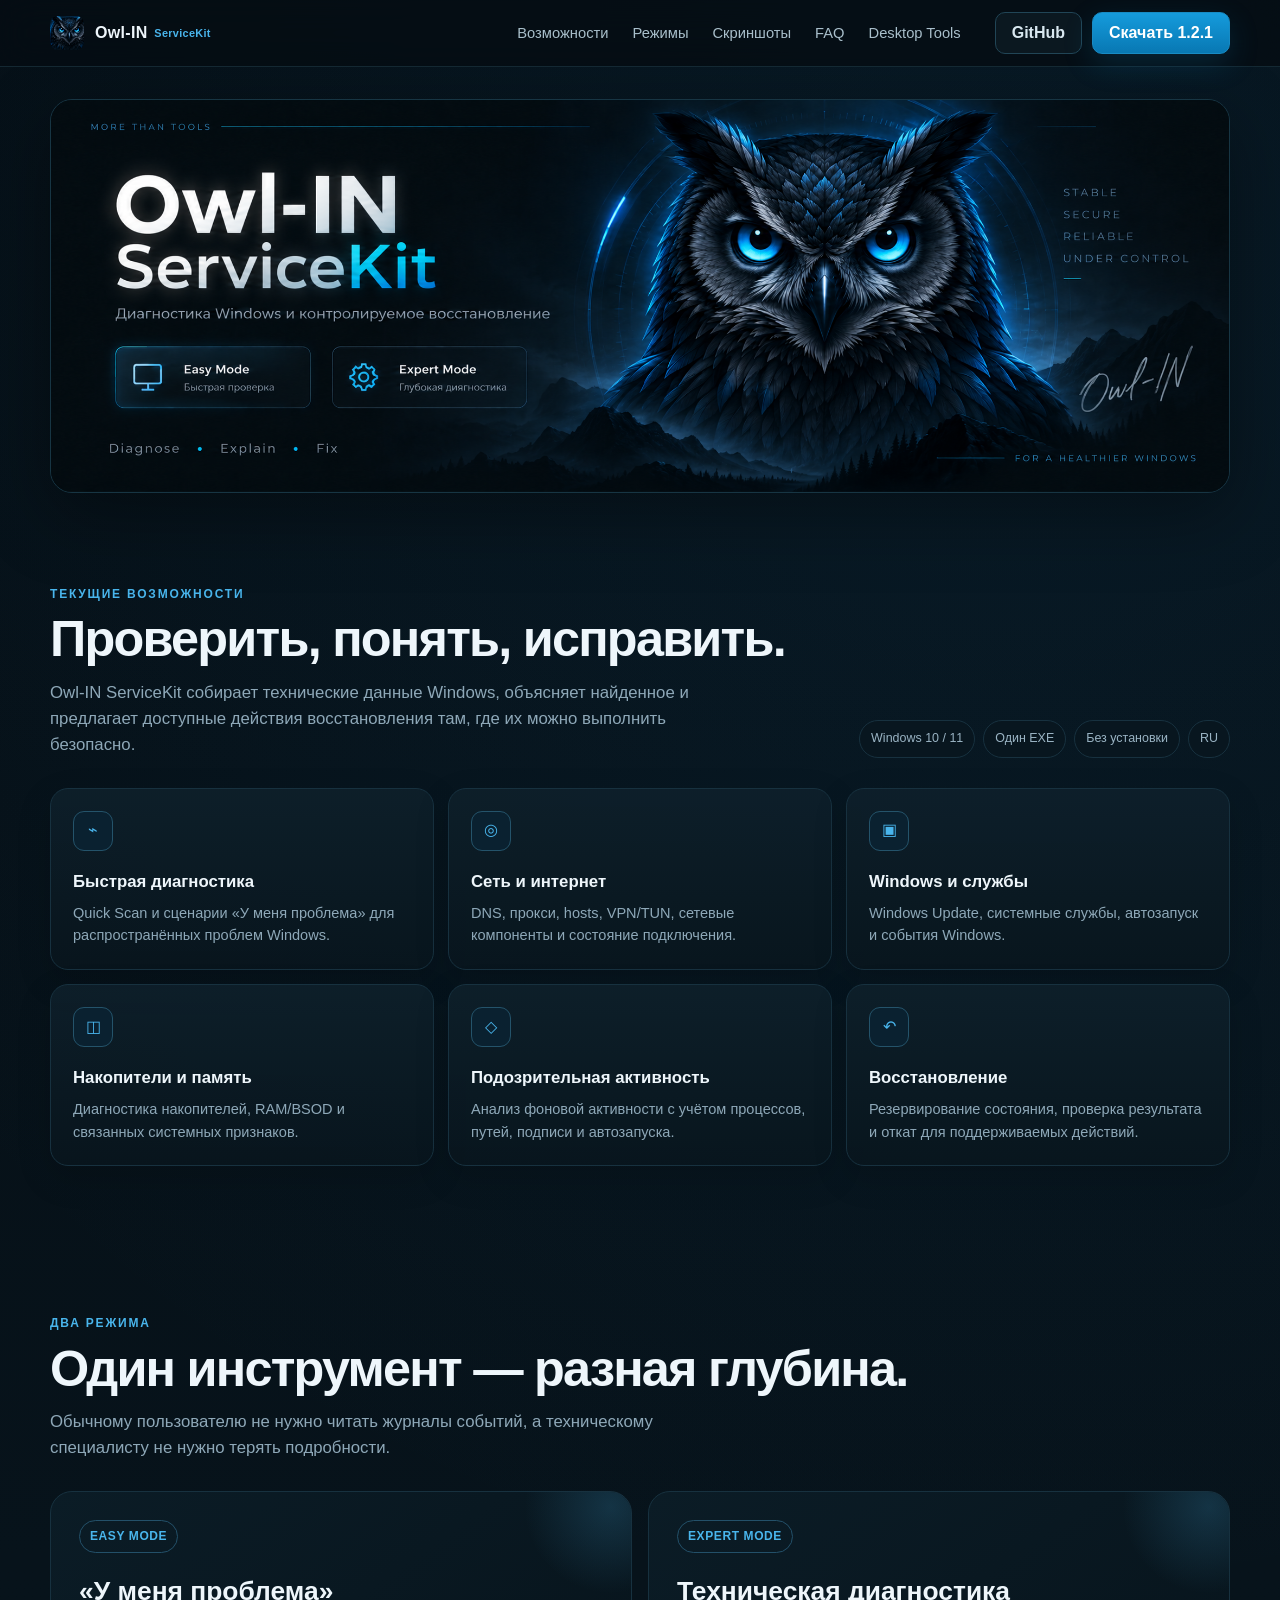
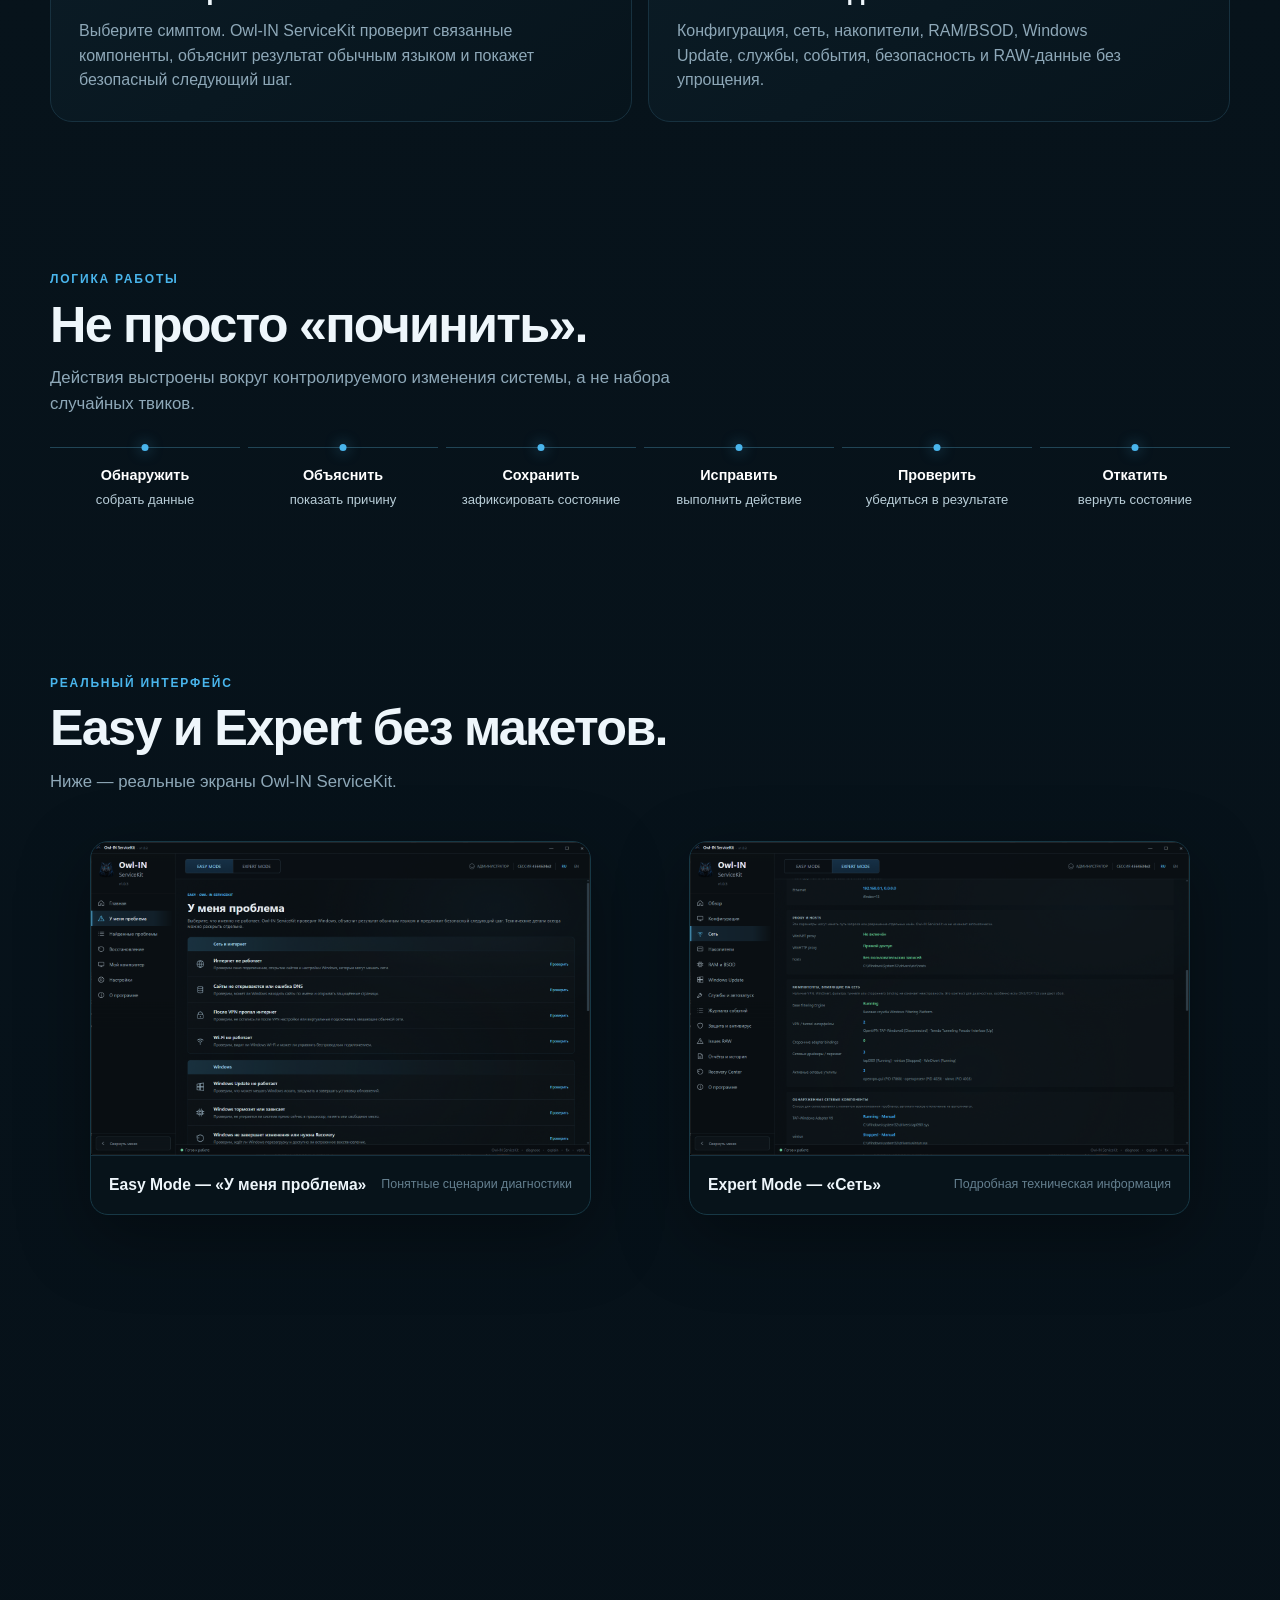
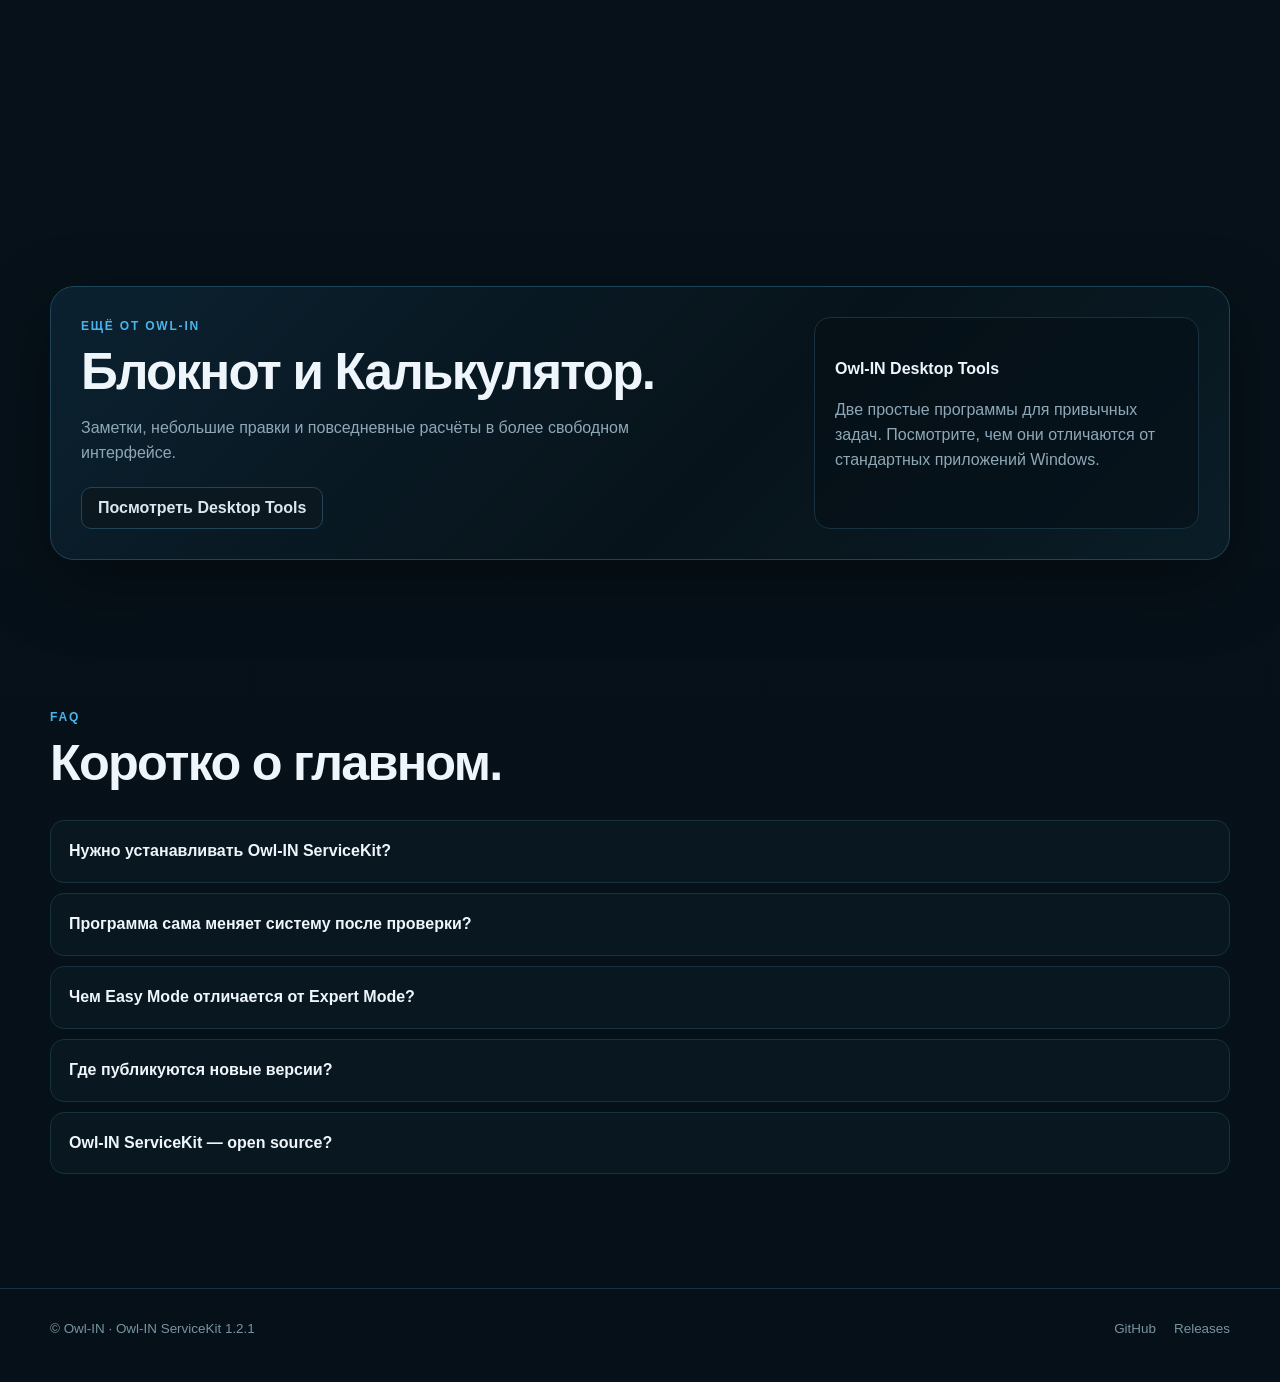
<file: index.html>
<!doctype html>
<html lang="ru">
<head>
  <meta charset="utf-8">
  <meta name="viewport" content="width=device-width, initial-scale=1">
  <!-- Yandex.Metrika counter -->
  <script>
    (function(m,e,t,r,i,k,a){m[i]=m[i]||function(){(m[i].a=m[i].a||[]).push(arguments)};
      m[i].l=1*new Date();for(var j=0;j<document.scripts.length;j++){if(document.scripts[j].src===r)return}
      k=e.createElement(t),a=e.getElementsByTagName(t)[0],k.async=1,k.src=r,a.parentNode.insertBefore(k,a)
    })(window,document,'script','https://mc.yandex.ru/metrika/tag.js?id=113502722','ym');
    ym(113502722,'init',{ssr:true,clickmap:true,ecommerce:'dataLayer',accurateTrackBounce:true,trackLinks:true});
  </script>
  <!-- /Yandex.Metrika counter -->
  <meta name="theme-color" content="#07131b">
  <meta name="color-scheme" content="dark">
  <title>Owl-IN — Owl-IN ServiceKit</title>
  <meta name="description" content="Owl-IN ServiceKit — портативная утилита для диагностики и контролируемого восстановления Windows 10/11. Easy Mode и Expert Mode, один EXE без установки.">
  <meta name="yandex-verification" content="e74177f19782eecb">
  <link rel="canonical" href="https://owl-in-ex.github.io/">
  <meta property="og:title" content="Owl-IN ServiceKit">
  <meta property="og:description" content="Диагностика Windows и контролируемое восстановление. Easy Mode и Expert Mode.">
  <meta property="og:type" content="website">
  <meta property="og:url" content="https://owl-in-ex.github.io/">
  <meta property="og:image" content="https://owl-in-ex.github.io/assets/hero.png">
  <meta property="og:image:secure_url" content="https://owl-in-ex.github.io/assets/hero.png">
  <meta property="og:image:type" content="image/png">
  <meta property="og:image:width" content="2048">
  <meta property="og:image:height" content="682">
  <meta property="og:image:alt" content="Owl-IN ServiceKit — диагностика Windows и контролируемое восстановление">
  <meta name="twitter:card" content="summary_large_image">
  <meta name="twitter:title" content="Owl-IN ServiceKit">
  <meta name="twitter:description" content="Диагностика Windows и контролируемое восстановление. Easy Mode и Expert Mode.">
  <meta name="twitter:image" content="https://owl-in-ex.github.io/assets/hero.png">
  <link rel="icon" type="image/png" sizes="256x256" href="https://owl-in-ex.github.io/assets/favicon.png">
  <link rel="shortcut icon" type="image/png" href="https://owl-in-ex.github.io/assets/favicon.png">
  <script type="application/ld+json">
  {
    "@context": "https://schema.org",
    "@type": "SoftwareApplication",
    "name": "Owl-IN ServiceKit",
    "url": "https://owl-in-ex.github.io/",
    "image": "https://owl-in-ex.github.io/assets/hero.png",
    "logo": "https://owl-in-ex.github.io/assets/favicon.png",
    "applicationCategory": "UtilitiesApplication",
    "operatingSystem": "Windows 10, Windows 11",
    "description": "Портативная утилита для диагностики и контролируемого восстановления Windows 10/11."
  }
  </script>
  <style>
    :root{
      --bg:#061018;
      --bg2:#091821;
      --panel:#0b1a23;
      --panel2:#0d202b;
      --line:#17313f;
      --line2:#214556;
      --text:#eef6fb;
      --muted:#8ea8b8;
      --muted2:#647f8f;
      --blue:#49b5ec;
      --blue2:#159ae0;
      --green:#69c596;
      --shadow:0 22px 70px rgba(0,0,0,.35);
      --radius:18px;
      --max:1180px;
    }
    *{box-sizing:border-box}
    html{scroll-behavior:smooth}
    body{margin:0;background:radial-gradient(circle at 78% 5%,rgba(32,136,200,.10),transparent 31%),linear-gradient(180deg,#050d13 0,#07131b 34%,#061018 100%);color:var(--text);font-family:Inter,"Segoe UI",Arial,sans-serif;line-height:1.55}
    a{color:inherit;text-decoration:none}
    button{font:inherit}
    img{display:block;max-width:100%}
    .wrap{width:min(calc(100% - 40px),var(--max));margin:0 auto}
    .topbar{position:sticky;top:0;z-index:30;border-bottom:1px solid rgba(67,119,145,.25);background:rgba(5,13,19,.82);backdrop-filter:blur(16px)}
    .nav{height:66px;display:flex;align-items:center;gap:28px}
    .brand{display:flex;align-items:center;gap:11px;font-weight:760;letter-spacing:.02em;white-space:nowrap}
    .brand img{width:34px;height:34px;border-radius:8px}
    .brand small{color:var(--blue);font-size:.68rem;font-weight:700;margin-left:2px;vertical-align:middle}
    .links{display:flex;align-items:center;gap:24px;margin-left:auto;color:#a9bfcb;font-size:.92rem}
    .links a:hover{color:white}
    .nav-actions{display:flex;gap:10px;margin-left:6px}
    .btn{display:inline-flex;align-items:center;justify-content:center;gap:8px;min-height:42px;padding:0 16px;border-radius:10px;border:1px solid var(--line2);background:#0b1820;color:#d9e8f0;font-weight:650;transition:.18s ease;cursor:pointer}
    .btn:hover{transform:translateY(-1px);border-color:#35708d;background:#0d202a}
    .btn:disabled{cursor:default;opacity:.5;transform:none}
    .btn.primary{border-color:#188bc4;background:linear-gradient(180deg,#159bdc,#0878b3);color:white;box-shadow:0 10px 30px rgba(20,156,222,.17)}
    .btn.primary:hover{background:linear-gradient(180deg,#20a9e9,#0784c3)}
    .menu-btn{display:none;margin-left:auto;width:42px;height:42px;border-radius:9px;border:1px solid var(--line);background:#091720;color:white}

    .hero{padding:32px 0 18px}
    .hero-banner{position:relative;border:1px solid #173543;border-radius:22px;overflow:hidden;background:#07121a;box-shadow:var(--shadow)}
    .hero-banner>img{width:100%;height:auto;clip-path:inset(0 0 1px 0);margin-bottom:-1px}
    .hero-mobile{display:none;min-height:660px;position:relative;overflow:hidden;border:1px solid #173543;border-radius:22px;background:#07121a;box-shadow:var(--shadow)}
    .hero-mobile::before{content:"";position:absolute;inset:0;background:linear-gradient(180deg,rgba(4,12,18,.16),rgba(4,12,18,.58) 48%,#061018 90%),url('assets/owl-mobile.jpg') center 4%/cover no-repeat}
    .hero-mobile .inner{position:relative;z-index:2;display:flex;min-height:660px;flex-direction:column;justify-content:flex-end;padding:34px 26px}
    .eyebrow{color:var(--blue);font-size:.78rem;font-weight:800;letter-spacing:.14em;text-transform:uppercase}
    .hero-mobile h1{font-size:clamp(2.6rem,12vw,4.2rem);line-height:.95;margin:10px 0 14px;letter-spacing:-.045em}
    .hero-mobile p{margin:0 0 20px;color:#b7cad5;font-size:1rem}
    .hero-actions{display:flex;flex-wrap:wrap;gap:10px}

    section{padding:74px 0}
    .section-head{display:grid;grid-template-columns:1fr auto;gap:28px;align-items:end;margin-bottom:30px}
    .kicker{color:var(--blue);font-size:.75rem;font-weight:800;letter-spacing:.15em;text-transform:uppercase;margin-bottom:9px}
    h2{font-size:clamp(2rem,4vw,3.15rem);line-height:1.08;letter-spacing:-.035em;margin:0}
    .section-lead{max-width:650px;color:var(--muted);margin:13px 0 0;font-size:1.05rem}
    .chips{display:flex;flex-wrap:wrap;justify-content:flex-end;gap:8px}
    .chip{padding:8px 11px;border:1px solid var(--line);border-radius:999px;color:#9ab4c4;background:#08161f;font-size:.78rem}

    .feature-grid{display:grid;grid-template-columns:repeat(3,1fr);gap:14px}
    .card{border:1px solid var(--line);border-radius:var(--radius);background:linear-gradient(180deg,rgba(14,32,43,.86),rgba(8,21,29,.88));padding:22px;box-shadow:0 12px 34px rgba(0,0,0,.15)}
    .card .icon{width:40px;height:40px;display:grid;place-items:center;border:1px solid #24536a;border-radius:11px;background:#0a2130;color:var(--blue);margin-bottom:18px}
    .card h3{font-size:1.05rem;margin:0 0 7px}
    .card p{margin:0;color:var(--muted);font-size:.91rem}

    .modes{display:grid;grid-template-columns:1fr 1fr;gap:16px}
    .mode{position:relative;min-height:220px;padding:28px;border-radius:22px;border:1px solid var(--line);background:linear-gradient(145deg,#0b1c26,#07141c);overflow:hidden}
    .mode::after{content:"";position:absolute;width:180px;height:180px;border-radius:50%;right:-70px;top:-75px;background:radial-gradient(circle,rgba(73,181,236,.18),transparent 68%)}
    .mode-label{display:inline-flex;border:1px solid #235069;border-radius:999px;padding:6px 10px;color:var(--blue);font-size:.75rem;font-weight:800;letter-spacing:.05em}
    .mode h3{font-size:1.65rem;margin:18px 0 7px}
    .mode p{color:var(--muted);max-width:460px;margin:0}

    .flow{display:grid;grid-template-columns:repeat(6,1fr);gap:8px}
    .flow-item{position:relative;padding:16px 10px;text-align:center;border-top:1px solid var(--line2);color:#b9ced8;font-size:.82rem}
    .flow-item strong{display:block;color:white;font-size:.9rem;margin-bottom:3px}
    .flow-item::before{content:"";width:7px;height:7px;background:var(--blue);border-radius:50%;position:absolute;top:-4px;left:50%;transform:translateX(-50%);box-shadow:0 0 14px rgba(73,181,236,.65)}

    .shot-grid{display:grid;grid-template-columns:1fr 1fr;gap:18px}
    .shot{border:1px solid #173845;border-radius:18px;overflow:hidden;background:#07131a;box-shadow:var(--shadow)}
    .shot img{width:100%;height:auto}
    .shot-meta{padding:17px 18px;border-top:1px solid var(--line);display:flex;justify-content:space-between;gap:14px;align-items:center}
    .shot-meta b{font-size:.98rem}
    .shot-meta span{color:var(--muted2);font-size:.78rem}

    .download-panel{display:grid;grid-template-columns:1.3fr .7fr;gap:18px;border:1px solid #1c4558;border-radius:24px;background:linear-gradient(135deg,#0b2130,#07131a 58%,#0a1d27);padding:30px;box-shadow:var(--shadow)}
    .download-panel h2{font-size:clamp(2rem,4.4vw,3.2rem)}
    .download-panel p{color:var(--muted);max-width:640px}
    .download-actions{display:flex;flex-wrap:wrap;gap:10px;margin-top:22px}
    .release-box{align-self:stretch;border:1px solid var(--line);border-radius:16px;background:rgba(4,14,21,.54);padding:20px;display:flex;flex-direction:column;justify-content:center}
    .release-line{display:flex;justify-content:space-between;gap:20px;padding:10px 0;border-bottom:1px solid #152c38;color:#9ab0bd}
    .release-line:last-child{border-bottom:0}
    .release-line strong{color:white;text-align:right}
    .hash{font-family:"Cascadia Code",Consolas,monospace;font-size:.72rem;word-break:break-all;color:#93cfe9;background:#06131b;border:1px solid #173745;border-radius:10px;padding:11px;margin-top:12px}
    .copy-status{height:19px;margin-top:8px;color:var(--green);font-size:.78rem}

    .faq{display:grid;gap:10px}
    details{border:1px solid var(--line);border-radius:14px;background:#081720;padding:0 18px}
    summary{cursor:pointer;font-weight:650;padding:18px 0;list-style:none}
    summary::-webkit-details-marker{display:none}
    details p{margin:0 0 18px;color:var(--muted)}

    footer{border-top:1px solid var(--line);margin-top:40px;padding:30px 0 42px;color:#7893a2;font-size:.84rem}
    .foot{display:flex;justify-content:space-between;gap:24px;align-items:center}
    .foot a:hover{color:white}
    .foot-links{display:flex;gap:18px;flex-wrap:wrap}
    .to-top{position:fixed;right:24px;bottom:24px;z-index:25;width:44px;height:44px;border:1px solid #285b72;border-radius:13px;background:rgba(9,27,37,.92);color:#bfeaff;font-size:1.25rem;cursor:pointer;box-shadow:0 12px 34px rgba(0,0,0,.3);backdrop-filter:blur(12px);opacity:0;visibility:hidden;transform:translateY(10px);transition:opacity .18s ease,transform .18s ease,visibility .18s ease,border-color .18s ease,background .18s ease}
    .to-top.visible{opacity:1;visibility:visible;transform:none}
    .to-top:hover{border-color:#49b5ec;background:#0d2633;color:#fff}

    .reveal{opacity:0;transform:translateY(18px);transition:opacity .5s ease,transform .5s ease}
    .reveal.visible{opacity:1;transform:none}

    @media(max-width:900px){
      .links{display:none;position:absolute;left:20px;right:20px;top:68px;padding:12px;border:1px solid var(--line);border-radius:14px;background:#07141d;box-shadow:var(--shadow);flex-direction:column;align-items:stretch;gap:0}
      .links.open{display:flex}
      .links a{padding:11px 10px;border-bottom:1px solid #102934}
      .links a:last-child{border-bottom:0}
      .nav-actions .btn:not(.primary){display:none}
      .menu-btn{display:grid;place-items:center}
      .feature-grid{grid-template-columns:1fr 1fr}
      .flow{grid-template-columns:repeat(3,1fr);row-gap:18px}
      .download-panel{grid-template-columns:1fr}
      .section-head{grid-template-columns:1fr}.chips{justify-content:flex-start}
    }
    @media(max-width:700px){
      .wrap{width:min(calc(100% - 24px),var(--max))}
      .hero{padding-top:16px}
      .hero-banner{display:none}.hero-mobile{display:block}
      section{padding:54px 0}
      .feature-grid,.modes,.shot-grid{grid-template-columns:1fr}
      .flow{grid-template-columns:1fr 1fr}
      .shot-meta{align-items:flex-start;flex-direction:column}
      .download-panel{padding:23px}
      .nav-actions .primary{padding:0 12px;font-size:.83rem}
      .brand span{font-size:.92rem}
      .foot{align-items:flex-start;flex-direction:column}
      .to-top{right:14px;bottom:14px}
    }
    @media(max-width:430px){
      .flow{grid-template-columns:1fr}
      .hero-mobile .inner{padding:26px 20px}
      .nav{gap:8px}.brand img{width:30px;height:30px}
    }
    @media(prefers-reduced-motion:reduce){html{scroll-behavior:auto}.reveal{opacity:1;transform:none;transition:none}.btn{transition:none}}
  </style>
</head>
<body>
  <noscript><div><img src="https://mc.yandex.ru/watch/113502722" style="position:absolute;left:-9999px" alt=""></div></noscript>
  <header class="topbar">
    <div class="wrap nav">
      <a class="brand" href="#top" aria-label="Owl-IN">
        <img src="assets/favicon.png" alt="">
        <span>Owl-IN <small>ServiceKit</small></span>
      </a>
      <nav class="links" id="navLinks">
        <a href="#features">Возможности</a>
        <a href="#modes">Режимы</a>
        <a href="#screens">Скриншоты</a>
        <a href="#faq">FAQ</a>
        <a href="desktop-tools/">Desktop Tools</a>
      </nav>
      <div class="nav-actions">
        <a class="btn" href="https://github.com/Owl-IN-ex/Owl-IN-ServiceKit" target="_blank" rel="noreferrer">GitHub</a>
        <a class="btn primary" data-release-download data-release-label href="https://github.com/Owl-IN-ex/Owl-IN-ServiceKit/releases/download/v1.2.1/Owl-IN-ServiceKit-1.2.1.exe">Скачать 1.2.1</a>
      </div>
      <button class="menu-btn" id="menuBtn" aria-label="Открыть меню" aria-expanded="false">☰</button>
    </div>
  </header>

  <main id="top">
    <div class="wrap hero">
      <div class="hero-banner">
        <img src="assets/hero.png" alt="Owl-IN ServiceKit — диагностика Windows и контролируемое восстановление">
      </div>
      <div class="hero-mobile">
        <div class="inner">
          <div class="eyebrow">Owl-IN</div>
          <h1>ServiceKit</h1>
          <p>Диагностика Windows и контролируемое восстановление. Два режима — для быстрого решения проблемы и для подробного технического анализа.</p>
          <div class="hero-actions">
            <a class="btn primary" data-release-download data-release-label href="https://github.com/Owl-IN-ex/Owl-IN-ServiceKit/releases/download/v1.2.1/Owl-IN-ServiceKit-1.2.1.exe">Скачать 1.2.1</a>
            <a class="btn" href="#screens">Посмотреть интерфейс</a>
          </div>
        </div>
      </div>
    </div>

    <section id="features">
      <div class="wrap">
        <div class="section-head reveal">
          <div>
            <div class="kicker">Текущие возможности</div>
            <h2>Проверить, понять, исправить.</h2>
            <p class="section-lead">Owl-IN ServiceKit собирает технические данные Windows, объясняет найденное и предлагает доступные действия восстановления там, где их можно выполнить безопасно.</p>
          </div>
          <div class="chips">
            <span class="chip">Windows 10 / 11</span><span class="chip">Один EXE</span><span class="chip">Без установки</span><span class="chip">RU</span>
          </div>
        </div>
        <div class="feature-grid">
          <article class="card reveal"><div class="icon">⌁</div><h3>Быстрая диагностика</h3><p>Quick Scan и сценарии «У меня проблема» для распространённых проблем Windows.</p></article>
          <article class="card reveal"><div class="icon">◎</div><h3>Сеть и интернет</h3><p>DNS, прокси, hosts, VPN/TUN, сетевые компоненты и состояние подключения.</p></article>
          <article class="card reveal"><div class="icon">▣</div><h3>Windows и службы</h3><p>Windows Update, системные службы, автозапуск и события Windows.</p></article>
          <article class="card reveal"><div class="icon">◫</div><h3>Накопители и память</h3><p>Диагностика накопителей, RAM/BSOD и связанных системных признаков.</p></article>
          <article class="card reveal"><div class="icon">◇</div><h3>Подозрительная активность</h3><p>Анализ фоновой активности с учётом процессов, путей, подписи и автозапуска.</p></article>
          <article class="card reveal"><div class="icon">↶</div><h3>Восстановление</h3><p>Резервирование состояния, проверка результата и откат для поддерживаемых действий.</p></article>
        </div>
      </div>
    </section>

    <section id="modes">
      <div class="wrap">
        <div class="section-head reveal"><div><div class="kicker">Два режима</div><h2>Один инструмент — разная глубина.</h2><p class="section-lead">Обычному пользователю не нужно читать журналы событий, а техническому специалисту не нужно терять подробности.</p></div></div>
        <div class="modes">
          <article class="mode reveal"><span class="mode-label">EASY MODE</span><h3>«У меня проблема»</h3><p>Выберите симптом. Owl-IN ServiceKit проверит связанные компоненты, объяснит результат обычным языком и покажет безопасный следующий шаг.</p></article>
          <article class="mode reveal"><span class="mode-label">EXPERT MODE</span><h3>Техническая диагностика</h3><p>Конфигурация, сеть, накопители, RAM/BSOD, Windows Update, службы, события, безопасность и RAW-данные без упрощения.</p></article>
        </div>
      </div>
    </section>

    <section>
      <div class="wrap">
        <div class="section-head reveal"><div><div class="kicker">Логика работы</div><h2>Не просто «починить».</h2><p class="section-lead">Действия выстроены вокруг контролируемого изменения системы, а не набора случайных твиков.</p></div></div>
        <div class="flow reveal">
          <div class="flow-item"><strong>Обнаружить</strong>собрать данные</div>
          <div class="flow-item"><strong>Объяснить</strong>показать причину</div>
          <div class="flow-item"><strong>Сохранить</strong>зафиксировать состояние</div>
          <div class="flow-item"><strong>Исправить</strong>выполнить действие</div>
          <div class="flow-item"><strong>Проверить</strong>убедиться в результате</div>
          <div class="flow-item"><strong>Откатить</strong>вернуть состояние</div>
        </div>
      </div>
    </section>

    <section id="screens">
      <div class="wrap">
        <div class="section-head reveal"><div><div class="kicker">Реальный интерфейс</div><h2>Easy и Expert без макетов.</h2><p class="section-lead">Ниже — реальные экраны Owl-IN ServiceKit.</p></div></div>
        <div class="shot-grid">
          <figure class="shot reveal"><img src="assets/easy-mode.png" alt="Owl-IN ServiceKit Easy Mode — У меня проблема"><figcaption class="shot-meta"><b>Easy Mode — «У меня проблема»</b><span>Понятные сценарии диагностики</span></figcaption></figure>
          <figure class="shot reveal"><img src="assets/expert-mode.png" alt="Owl-IN ServiceKit Expert Mode — Сеть"><figcaption class="shot-meta"><b>Expert Mode — «Сеть»</b><span>Подробная техническая информация</span></figcaption></figure>
        </div>
      </div>
    </section>

    <section id="download">
      <div class="wrap">
        <div class="download-panel reveal">
          <div>
            <div class="kicker">Текущий выпуск</div>
            <h2 id="releaseTitle">Owl-IN ServiceKit 1.2.1</h2>
            <p>Портативная Windows-сборка распространяется одним EXE через GitHub Releases. Установка не требуется.</p>
            <div class="download-actions">
              <a class="btn primary" data-release-download href="https://github.com/Owl-IN-ex/Owl-IN-ServiceKit/releases/download/v1.2.1/Owl-IN-ServiceKit-1.2.1.exe">Скачать EXE</a>
              <a class="btn" id="releasePage" href="https://github.com/Owl-IN-ex/Owl-IN-ServiceKit/releases/tag/v1.2.1" target="_blank" rel="noreferrer">Страница релиза</a>
              <button class="btn" id="copyHash">Копировать SHA-256</button>
            </div>
            <div class="copy-status" id="copyStatus" aria-live="polite"></div>
          </div>
          <div class="release-box">
            <div class="release-line"><span>Версия</span><strong id="releaseVersion">1.2.1</strong></div>
            <div class="release-line"><span>Система</span><strong>Windows 10 / 11</strong></div>
            <div class="release-line"><span>Формат</span><strong>Portable EXE</strong></div>
            <div class="release-line" id="releaseSizeLine" hidden><span>Размер</span><strong id="releaseSize"></strong></div>
            <div class="hash" id="hash">472cc302dd092867ef49af3ea253df418f4377e4ea17a2057ef4b9020ded1d7d</div>
          </div>
        </div>
      </div>
    </section>

    <section id="desktop-tools"><div class="wrap"><div class="download-panel"><div><div class="kicker">Ещё от Owl-IN</div><h2>Блокнот и Калькулятор.</h2><p>Заметки, небольшие правки и повседневные расчёты в более свободном интерфейсе.</p><div class="download-actions"><a class="btn" href="desktop-tools/">Посмотреть Desktop Tools</a></div></div><div class="release-box"><strong>Owl-IN Desktop Tools</strong><p>Две простые программы для привычных задач. Посмотрите, чем они отличаются от стандартных приложений Windows.</p></div></div></div></section>

    <section id="faq">
      <div class="wrap">
        <div class="section-head reveal"><div><div class="kicker">FAQ</div><h2>Коротко о главном.</h2></div></div>
        <div class="faq">
          <details class="reveal"><summary>Нужно устанавливать Owl-IN ServiceKit?</summary><p>Нет. Текущий публичный выпуск запускается из одного EXE без отдельной установки.</p></details>
          <details class="reveal"><summary>Программа сама меняет систему после проверки?</summary><p>Диагностика и изменение состояния разделены. Доступные действия восстановления выполняются отдельно; для поддерживаемых действий используется резервирование, проверка результата и откат.</p></details>
          <details class="reveal"><summary>Чем Easy Mode отличается от Expert Mode?</summary><p>Easy Mode строится вокруг симптомов и понятного объяснения результата. Expert Mode показывает подробные технические данные и инструменты диагностики.</p></details>
          <details class="reveal"><summary>Где публикуются новые версии?</summary><p>Официальные публичные сборки размещаются в GitHub Releases репозитория Owl-IN ServiceKit.</p></details>
          <details class="reveal"><summary>Owl-IN ServiceKit — open source?</summary><p>Нет. Публично доступна релизная сборка и документация проекта; исходный код текущей версии не опубликован.</p></details>
        </div>
      </div>
    </section>
  </main>

  <button class="to-top" id="toTop" type="button" aria-label="Наверх" title="Наверх">↑</button>

  <footer>
    <div class="wrap foot">
      <div>© Owl-IN · Owl-IN ServiceKit <span id="footerVersion">1.2.1</span></div>
      <div class="foot-links"><a href="https://github.com/Owl-IN-ex/Owl-IN-ServiceKit" target="_blank" rel="noreferrer">GitHub</a><a href="https://github.com/Owl-IN-ex/Owl-IN-ServiceKit/releases" target="_blank" rel="noreferrer">Releases</a></div>
    </div>
  </footer>

  <script>
    const menuBtn=document.getElementById('menuBtn');
    const navLinks=document.getElementById('navLinks');
    const toTop=document.getElementById('toTop');
    const syncToTop=()=>toTop?.classList.toggle('visible',window.scrollY>520);
    window.addEventListener('scroll',syncToTop,{passive:true});
    toTop?.addEventListener('click',()=>window.scrollTo({top:0,behavior:'smooth'}));
    syncToTop();
    menuBtn?.addEventListener('click',()=>{
      const open=navLinks.classList.toggle('open');
      menuBtn.setAttribute('aria-expanded',String(open));
      menuBtn.textContent=open?'×':'☰';
    });
    navLinks?.querySelectorAll('a').forEach(a=>a.addEventListener('click',()=>{
      navLinks.classList.remove('open');menuBtn?.setAttribute('aria-expanded','false');if(menuBtn)menuBtn.textContent='☰';
    }));

    const io=('IntersectionObserver' in window)?new IntersectionObserver(entries=>{
      entries.forEach(e=>{if(e.isIntersecting){e.target.classList.add('visible');io.unobserve(e.target)}})
    },{threshold:.08,rootMargin:'0px 0px -35px'}):null;
    document.querySelectorAll('.reveal').forEach(el=>io?io.observe(el):el.classList.add('visible'));

    const RELEASE_API='https://api.github.com/repos/Owl-IN-ex/Owl-IN-ServiceKit/releases/latest';
    const RELEASE_CACHE_KEY='owl-in-latest-release-v3';
    let displayedVersion=document.getElementById('releaseVersion').textContent.trim();
    const compareVersions=(a,b)=>{
      const left=cleanVersion(a).split('.').map(Number);
      const right=cleanVersion(b).split('.').map(Number);
      for(let i=0;i<Math.max(left.length,right.length);i++){
        const delta=(left[i]||0)-(right[i]||0);if(delta)return Math.sign(delta);
      }
      return 0;
    };
    let currentHash='f051f13315c9dd76aeb25e57255607cae498b09203e580080e8812ef5abebc66';

    const cleanVersion=tag=>String(tag||'').replace(/^v/i,'');
    const formatBytes=bytes=>{
      if(!Number.isFinite(bytes)||bytes<=0)return '';
      const units=['Б','КБ','МБ','ГБ'];let value=bytes;let unit=0;
      while(value>=1024&&unit<units.length-1){value/=1024;unit++}
      return `${value.toLocaleString('ru-RU',{maximumFractionDigits:unit?1:0})} ${units[unit]}`;
    };
    const applyRelease=release=>{
      const assets=Array.isArray(release?.assets)?release.assets:[];
      const asset=assets.find(item=>/owl-in.*servicekit.*\.exe$/i.test(item.name))||assets.find(item=>/\.exe$/i.test(item.name));
      const version=cleanVersion(release?.tag_name);
      if(!asset?.browser_download_url||!/^\d+\.\d+\.\d+$/.test(version)||!release?.html_url)return false;
      if(compareVersions(version,displayedVersion)<0)return false;
      displayedVersion=version;

      document.querySelectorAll('[data-release-download]').forEach(link=>link.href=asset.browser_download_url);
      document.querySelectorAll('[data-release-label]').forEach(link=>link.textContent=`Скачать ${version}`);
      document.getElementById('releaseTitle').textContent=`Owl-IN ServiceKit ${version}`;
      document.getElementById('releaseVersion').textContent=version;
      document.getElementById('footerVersion').textContent=version;
      document.getElementById('releasePage').href=release.html_url;

      const size=formatBytes(asset.size);
      if(size){document.getElementById('releaseSize').textContent=size;document.getElementById('releaseSizeLine').hidden=false}

      const digest=String(asset.digest||'').replace(/^sha256:/i,'').toLowerCase();
      const hashElement=document.getElementById('hash');
      const copyButton=document.getElementById('copyHash');
      if(/^[a-f0-9]{64}$/.test(digest)){
        currentHash=digest;hashElement.textContent=digest;copyButton.disabled=false;copyButton.hidden=false;
      }else{
        currentHash='';hashElement.textContent='SHA-256 не опубликован';copyButton.disabled=true;copyButton.hidden=true;
      }
      return true;
    };
    const manifestRelease=data=>({
      tag_name:data.tag||data.version,
      html_url:data.releaseUrl,
      assets:[{name:'Owl-IN-ServiceKit.exe',browser_download_url:data.downloadUrl,
        size:data.size,digest:data.sha256?`sha256:${data.sha256}`:''}]
    });
    const fetchRelease=async(url,isManifest=false)=>{
      const controller=new AbortController();
      const timer=setTimeout(()=>controller.abort(),6500);
      try{
        const response=await fetch(`${url}?t=${Date.now()}`,{cache:'no-store',signal:controller.signal});
        if(!response.ok)throw new Error(`Release source: ${response.status}`);
        const data=await response.json();
        const release=isManifest?manifestRelease(data):data;
        if(applyRelease(release)){
          try{localStorage.setItem(RELEASE_CACHE_KEY,JSON.stringify({savedAt:Date.now(),release}))}catch(e){}
        }
      }catch(e){/* Keep the validated release embedded in the deployed page. */}
      finally{clearTimeout(timer)}
    };
    const syncLatestRelease=async()=>{
      try{
        const cached=JSON.parse(localStorage.getItem(RELEASE_CACHE_KEY)||'null');
        if(cached?.release)applyRelease(cached.release);
      }catch(e){}
      // Same-origin metadata works even when GitHub API is unreachable in the browser.
      await Promise.allSettled([fetchRelease('./release.json',true),fetchRelease(RELEASE_API)]);
    };
    syncLatestRelease();
    document.querySelectorAll('[data-release-download]').forEach(link=>link.addEventListener('click',event=>{
      if(typeof window.ym!=='function'||event.ctrlKey||event.metaKey||event.shiftKey||event.altKey)return;
      event.preventDefault();
      const href=link.href;
      let navigationStarted=false;
      const continueDownload=()=>{
        if(navigationStarted)return;
        navigationStarted=true;
        window.location.href=href;
      };
      window.ym(113502722,'reachGoal','download_exe',{},continueDownload);
      setTimeout(continueDownload,800);
    }));
    document.addEventListener('visibilitychange',()=>{if(!document.hidden)syncLatestRelease()});

    document.getElementById('copyHash')?.addEventListener('click',async()=>{
      const status=document.getElementById('copyStatus');
      if(!currentHash)return;
      try{
        if(navigator.clipboard && window.isSecureContext){await navigator.clipboard.writeText(currentHash)}
        else{
          const t=document.createElement('textarea');t.value=currentHash;t.style.position='fixed';t.style.opacity='0';document.body.appendChild(t);t.select();document.execCommand('copy');t.remove();
        }
        status.textContent='SHA-256 скопирован';setTimeout(()=>status.textContent='',2200);
      }catch(e){status.textContent='Не удалось скопировать — выделите хэш вручную';}
    });
  </script>
</body>
</html>
</file>
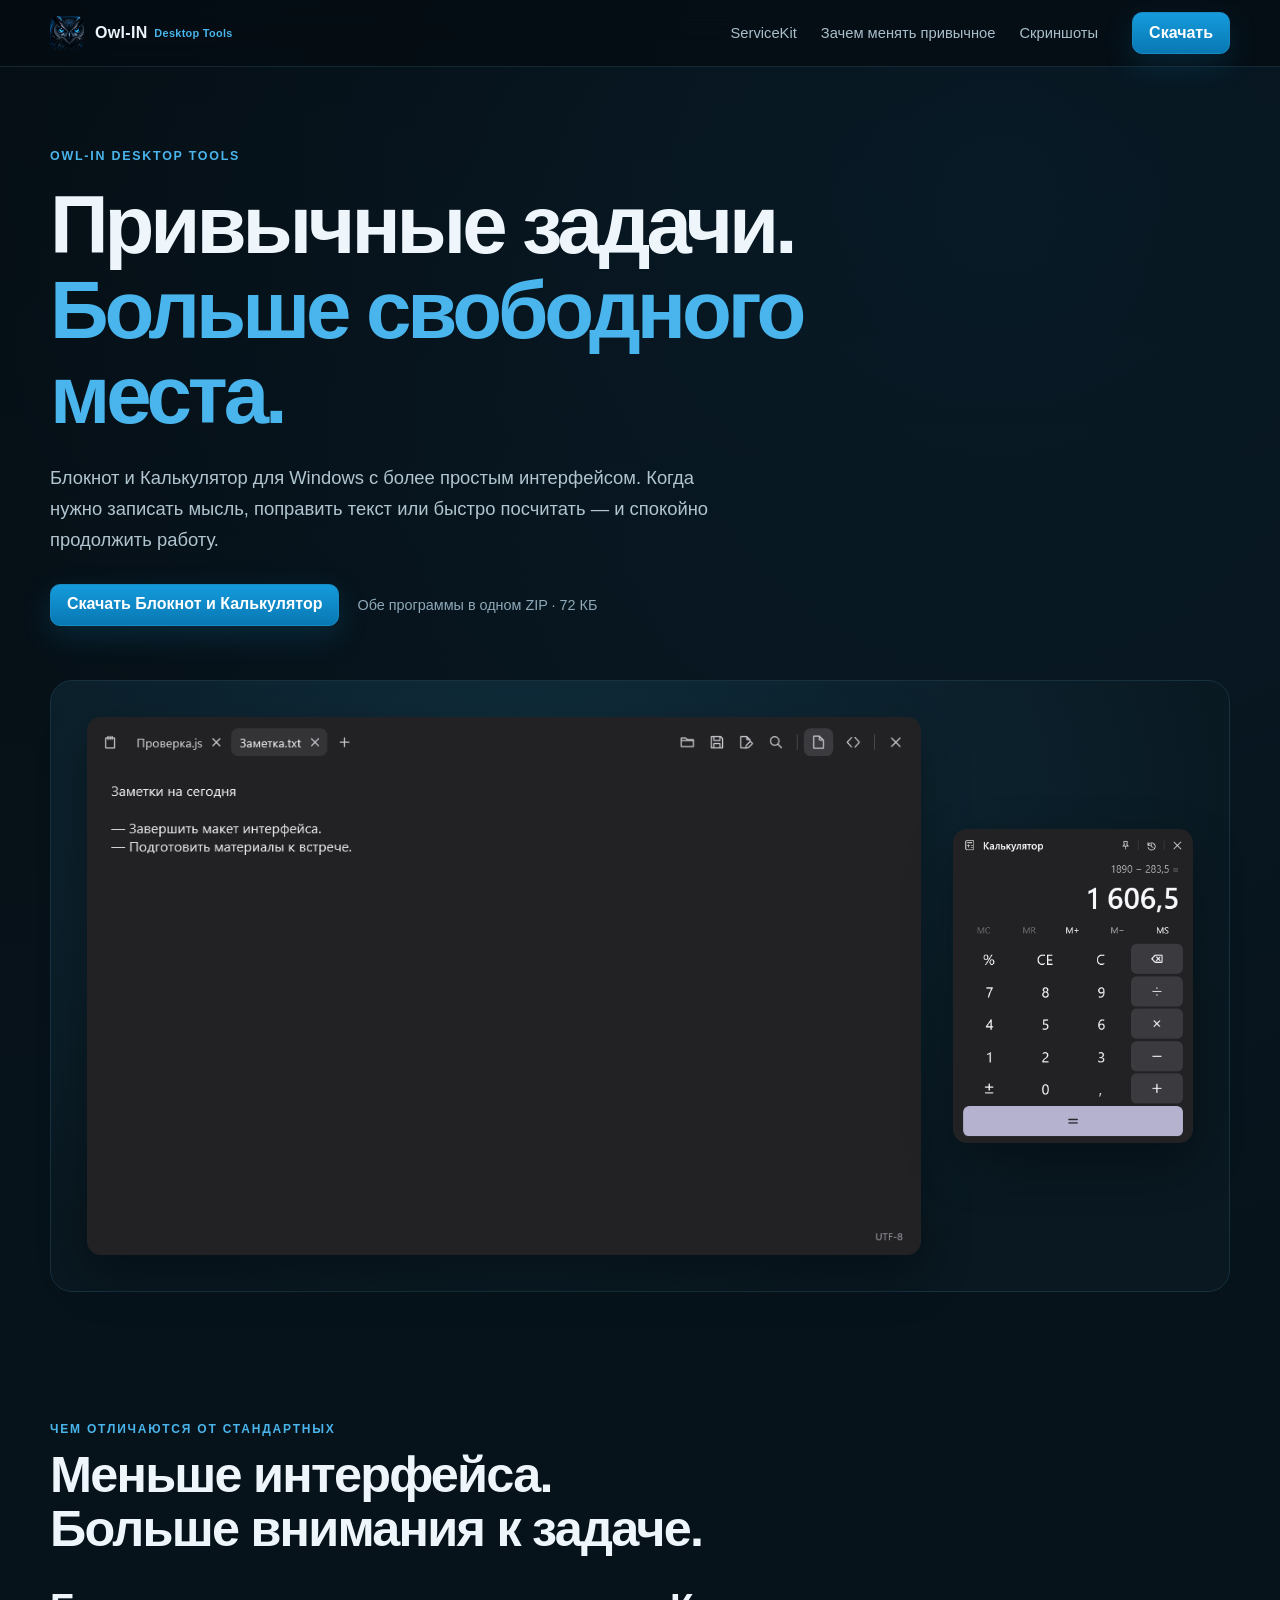
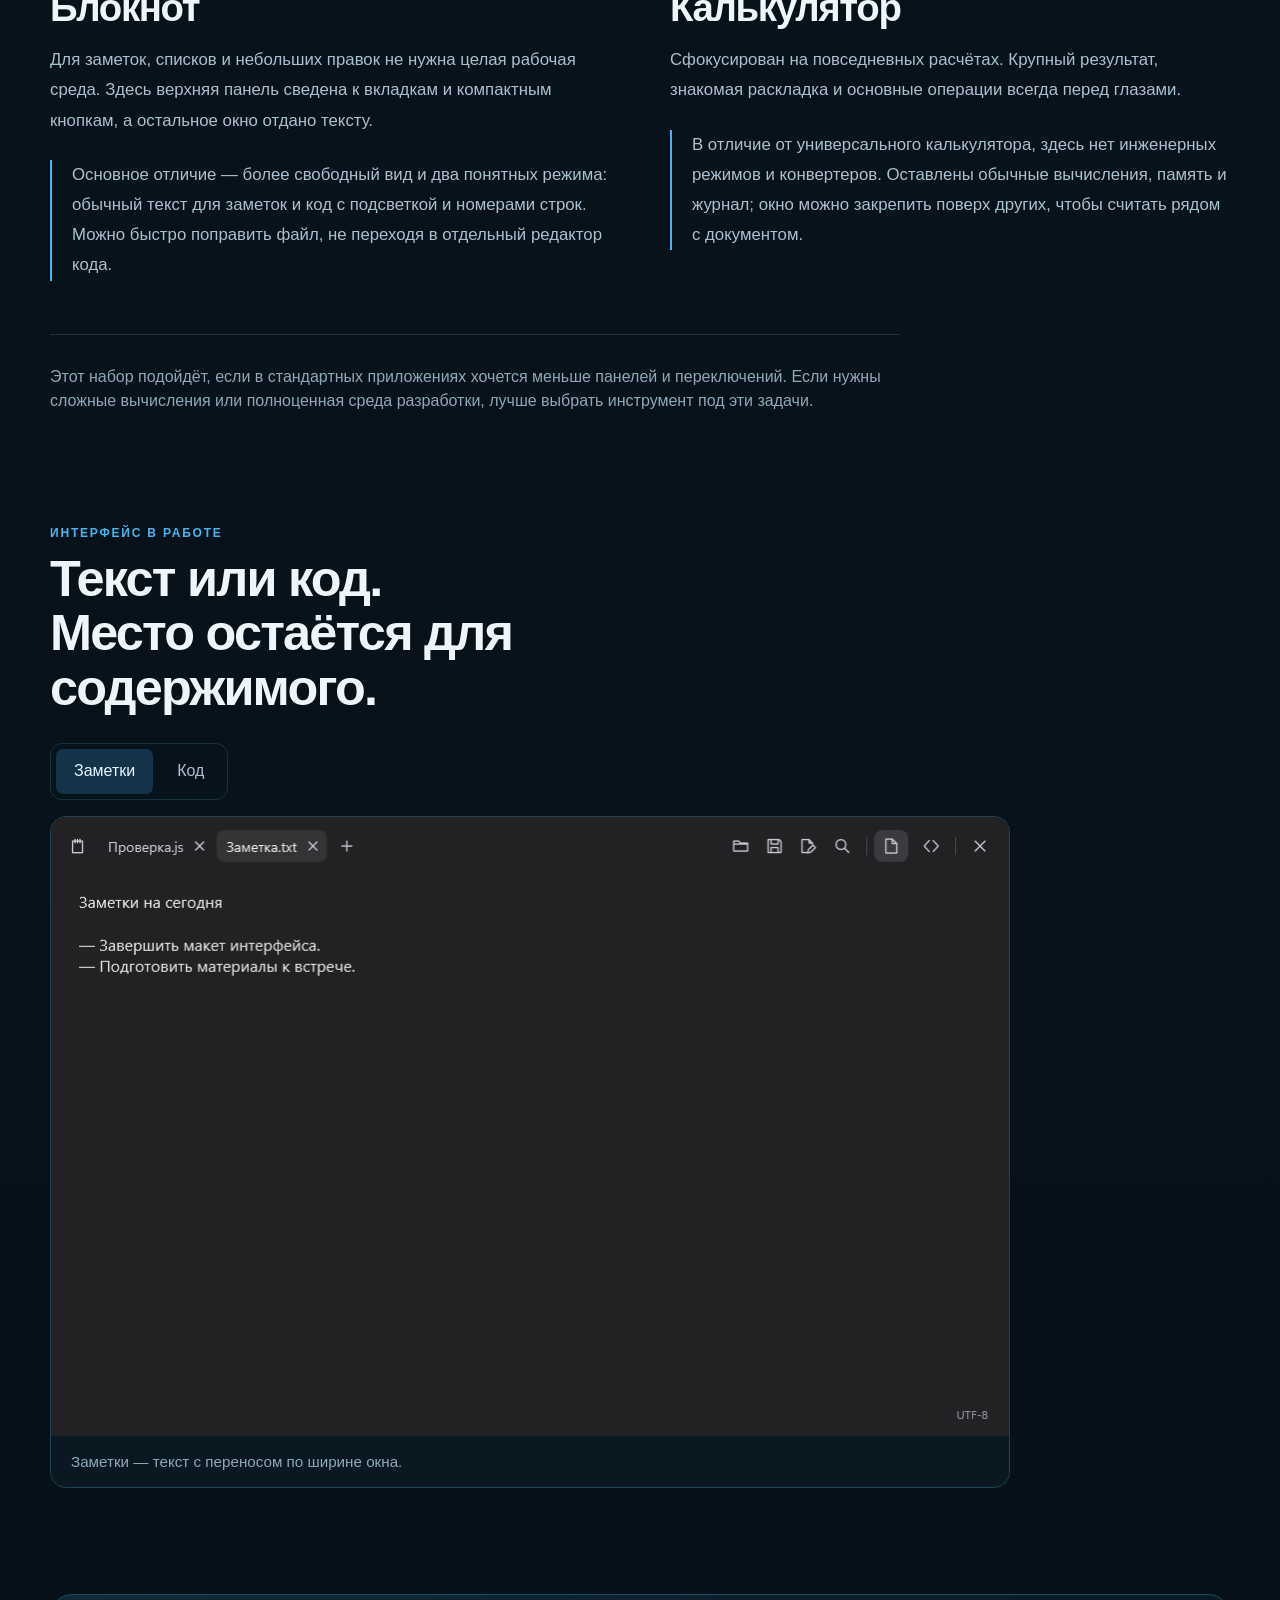
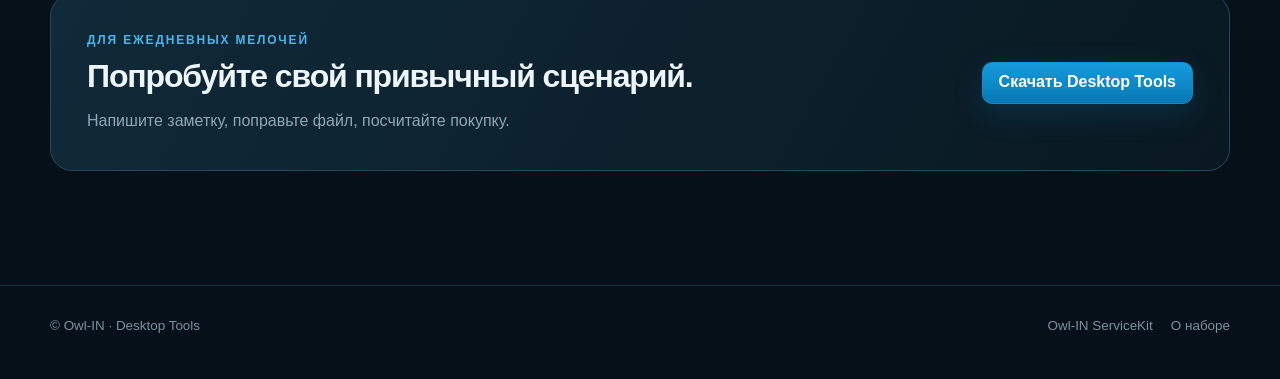
<file: desktop-tools/index.html>
<!doctype html>
<html lang="ru"><head>
<meta charset="utf-8"><meta name="viewport" content="width=device-width, initial-scale=1">
<!-- Yandex.Metrika counter -->
  <script>
    (function(m,e,t,r,i,k,a){m[i]=m[i]||function(){(m[i].a=m[i].a||[]).push(arguments)};
      m[i].l=1*new Date();for(var j=0;j<document.scripts.length;j++){if(document.scripts[j].src===r)return}
      k=e.createElement(t),a=e.getElementsByTagName(t)[0],k.async=1,k.src=r,a.parentNode.insertBefore(k,a)
    })(window,document,'script','https://mc.yandex.ru/metrika/tag.js?id=113502722','ym');
    ym(113502722,'init',{ssr:true,clickmap:true,ecommerce:'dataLayer',accurateTrackBounce:true,trackLinks:true});
  </script>
  <!-- /Yandex.Metrika counter -->
<meta name="theme-color" content="#07131b"><meta name="color-scheme" content="dark">
<title>Owl-IN Desktop Tools — Блокнот и Калькулятор для Windows</title>
<meta name="description" content="Блокнот и Калькулятор Owl-IN: повседневные задачи, меньше лишних панелей и больше места для работы. Посмотрите интерфейс и скачайте обе программы.">
<link rel="canonical" href="https://owl-in-ex.github.io/desktop-tools/">
<meta property="og:type" content="website"><meta property="og:title" content="Owl-IN Desktop Tools — Блокнот и Калькулятор">
<meta property="og:description" content="Привычные задачи в более свободном интерфейсе. Две программы для текста и повседневных расчётов.">
<meta property="og:url" content="https://owl-in-ex.github.io/desktop-tools/"><meta property="og:image" content="https://owl-in-ex.github.io/assets/desktop-tools/notepad-notes.png">
<meta name="twitter:card" content="summary_large_image">
<link rel="icon" href="../assets/favicon.png"><link rel="stylesheet" href="../assets/desktop-tools/page.css">
</head><body>
<noscript><div><img src="https://mc.yandex.ru/watch/113502722" style="position:absolute;left:-9999px" alt=""></div></noscript>
<header class="topbar"><div class="wrap nav">
<a class="brand" href="../" aria-label="Owl-IN — главная"><img src="../assets/favicon.png" alt=""><span>Owl-IN <small>Desktop Tools</small></span></a>
<nav class="links" id="navLinks" aria-label="Основная навигация"><a href="../">ServiceKit</a><a href="#difference">Зачем менять привычное</a><a href="#screens">Скриншоты</a></nav>
<div class="nav-actions"><a class="btn primary" href="../downloads/Owl-IN-Desktop-Tools.zip" download data-tools-download>Скачать</a></div>
<button class="menu-btn" id="menuBtn" type="button" aria-label="Открыть меню" aria-expanded="false" aria-controls="navLinks">☰</button>
</div></header>
<main id="top">
<section class="tools-hero"><div class="wrap">
<div class="tools-intro"><div class="eyebrow">Owl-IN Desktop Tools</div><h1>Привычные задачи.<br><span>Больше свободного места.</span></h1>
<p class="tools-lead">Блокнот и Калькулятор для Windows с более простым интерфейсом. Когда нужно записать мысль, поправить текст или быстро посчитать — и спокойно продолжить работу.</p>
<div class="tools-actions"><a class="btn primary" href="../downloads/Owl-IN-Desktop-Tools.zip" download data-tools-download>Скачать Блокнот и Калькулятор</a><small>Обе программы в одном ZIP · 72 КБ</small></div></div>
<div class="tools-stage" aria-label="Интерфейс Блокнота и Калькулятора"><img src="../assets/desktop-tools/notepad-notes.png" width="960" height="620" alt="Блокнот Owl-IN: вкладки и заметка, свободное пространство для текста"><img class="calculator" src="../assets/desktop-tools/calculator.png" width="352" height="460" alt="Калькулятор Owl-IN: крупный результат, основные операции и компактная верхняя панель"></div>
</div></section>
<section id="difference"><div class="wrap"><div class="section-head"><div><div class="kicker">Чем отличаются от стандартных</div><h2>Меньше интерфейса.<br>Больше внимания к задаче.</h2></div></div>
<div class="tools-copy">
<article><h2>Блокнот</h2><p>Для заметок, списков и небольших правок не нужна целая рабочая среда. Здесь верхняя панель сведена к вкладкам и компактным кнопкам, а остальное окно отдано тексту.</p><p class="difference">Основное отличие — более свободный вид и два понятных режима: обычный текст для заметок и код с подсветкой и номерами строк. Можно быстро поправить файл, не переходя в отдельный редактор кода.</p></article>
<article><h2>Калькулятор</h2><p>Сфокусирован на повседневных расчётах. Крупный результат, знакомая раскладка и основные операции всегда перед глазами.</p><p class="difference">В отличие от универсального калькулятора, здесь нет инженерных режимов и конвертеров. Оставлены обычные вычисления, память и журнал; окно можно закрепить поверх других, чтобы считать рядом с документом.</p></article>
</div><p class="tools-note">Этот набор подойдёт, если в стандартных приложениях хочется меньше панелей и переключений. Если нужны сложные вычисления или полноценная среда разработки, лучше выбрать инструмент под эти задачи.</p>
</div></section>
<section id="screens" class="tools-gallery"><div class="wrap"><div class="kicker">Интерфейс в работе</div><h2>Текст или код.<br>Место остаётся для содержимого.</h2>
<div class="gallery-toolbar"><div class="view-switch" role="group" aria-label="Скриншоты Блокнота"><button type="button" data-shot="notes" aria-pressed="true">Заметки</button><button type="button" data-shot="code" aria-pressed="false">Код</button></div></div>
<figure class="editor-shot"><a id="shotLink" href="../assets/desktop-tools/notepad-notes.png" target="_blank" rel="noopener" aria-label="Открыть скриншот Блокнота в полном размере"><img id="editorShot" src="../assets/desktop-tools/notepad-notes.png" width="960" height="620" loading="lazy" alt="Режим заметок: текст с переносом по ширине окна"></a><figcaption id="shotCaption" aria-live="polite">Заметки — текст с переносом по ширине окна.</figcaption></figure>
</div></section>
<section class="tools-download"><div class="wrap"><div class="tools-download-box"><div><div class="kicker">Для ежедневных мелочей</div><h2>Попробуйте свой привычный сценарий.</h2><p>Напишите заметку, поправьте файл, посчитайте покупку.</p></div><a class="btn primary" href="../downloads/Owl-IN-Desktop-Tools.zip" download data-tools-download>Скачать Desktop Tools</a></div></div></section>
</main>
<button class="to-top" id="toTop" type="button" aria-label="Наверх" title="Наверх">↑</button>
<footer><div class="wrap foot"><div>© Owl-IN · Desktop Tools</div><div class="foot-links"><a href="../">Owl-IN ServiceKit</a><a href="#difference">О наборе</a></div></div></footer>
<script src="../assets/desktop-tools/page.js"></script>
</body></html>
</file>
<file: assets/desktop-tools/page.css>
:root{
      --bg:#061018;
      --bg2:#091821;
      --panel:#0b1a23;
      --panel2:#0d202b;
      --line:#17313f;
      --line2:#214556;
      --text:#eef6fb;
      --muted:#8ea8b8;
      --muted2:#647f8f;
      --blue:#49b5ec;
      --blue2:#159ae0;
      --green:#69c596;
      --shadow:0 22px 70px rgba(0,0,0,.35);
      --radius:18px;
      --max:1180px;
    }
    *{box-sizing:border-box}
    html{scroll-behavior:smooth}
    body{margin:0;background:radial-gradient(circle at 78% 5%,rgba(32,136,200,.10),transparent 31%),linear-gradient(180deg,#050d13 0,#07131b 34%,#061018 100%);color:var(--text);font-family:Inter,"Segoe UI",Arial,sans-serif;line-height:1.55}
    a{color:inherit;text-decoration:none}
    button{font:inherit}
    img{display:block;max-width:100%}
    .wrap{width:min(calc(100% - 40px),var(--max));margin:0 auto}
    .topbar{position:sticky;top:0;z-index:30;border-bottom:1px solid rgba(67,119,145,.25);background:rgba(5,13,19,.82);backdrop-filter:blur(16px)}
    .nav{height:66px;display:flex;align-items:center;gap:28px}
    .brand{display:flex;align-items:center;gap:11px;font-weight:760;letter-spacing:.02em;white-space:nowrap}
    .brand img{width:34px;height:34px;border-radius:8px}
    .brand small{color:var(--blue);font-size:.68rem;font-weight:700;margin-left:2px;vertical-align:middle}
    .links{display:flex;align-items:center;gap:24px;margin-left:auto;color:#a9bfcb;font-size:.92rem}
    .links a:hover{color:white}
    .nav-actions{display:flex;gap:10px;margin-left:6px}
    .btn{display:inline-flex;align-items:center;justify-content:center;gap:8px;min-height:42px;padding:0 16px;border-radius:10px;border:1px solid var(--line2);background:#0b1820;color:#d9e8f0;font-weight:650;transition:.18s ease;cursor:pointer}
    .btn:hover{transform:translateY(-1px);border-color:#35708d;background:#0d202a}
    .btn:disabled{cursor:default;opacity:.5;transform:none}
    .btn.primary{border-color:#188bc4;background:linear-gradient(180deg,#159bdc,#0878b3);color:white;box-shadow:0 10px 30px rgba(20,156,222,.17)}
    .btn.primary:hover{background:linear-gradient(180deg,#20a9e9,#0784c3)}
    .menu-btn{display:none;margin-left:auto;width:42px;height:42px;border-radius:9px;border:1px solid var(--line);background:#091720;color:white}

    .hero{padding:32px 0 18px}
    .hero-banner{position:relative;border:1px solid #173543;border-radius:22px;overflow:hidden;background:#07121a;box-shadow:var(--shadow)}
    .hero-banner>img{width:100%;height:auto;clip-path:inset(0 0 1px 0);margin-bottom:-1px}
    .hero-mobile{display:none;min-height:660px;position:relative;overflow:hidden;border:1px solid #173543;border-radius:22px;background:#07121a;box-shadow:var(--shadow)}
    .hero-mobile::before{content:"";position:absolute;inset:0;background:linear-gradient(180deg,rgba(4,12,18,.16),rgba(4,12,18,.58) 48%,#061018 90%),url('assets/owl-mobile.jpg') center 4%/cover no-repeat}
    .hero-mobile .inner{position:relative;z-index:2;display:flex;min-height:660px;flex-direction:column;justify-content:flex-end;padding:34px 26px}
    .eyebrow{color:var(--blue);font-size:.78rem;font-weight:800;letter-spacing:.14em;text-transform:uppercase}
    .hero-mobile h1{font-size:clamp(2.6rem,12vw,4.2rem);line-height:.95;margin:10px 0 14px;letter-spacing:-.045em}
    .hero-mobile p{margin:0 0 20px;color:#b7cad5;font-size:1rem}
    .hero-actions{display:flex;flex-wrap:wrap;gap:10px}

    section{padding:74px 0}
    .section-head{display:grid;grid-template-columns:1fr auto;gap:28px;align-items:end;margin-bottom:30px}
    .kicker{color:var(--blue);font-size:.75rem;font-weight:800;letter-spacing:.15em;text-transform:uppercase;margin-bottom:9px}
    h2{font-size:clamp(2rem,4vw,3.15rem);line-height:1.08;letter-spacing:-.035em;margin:0}
    .section-lead{max-width:650px;color:var(--muted);margin:13px 0 0;font-size:1.05rem}
    .chips{display:flex;flex-wrap:wrap;justify-content:flex-end;gap:8px}
    .chip{padding:8px 11px;border:1px solid var(--line);border-radius:999px;color:#9ab4c4;background:#08161f;font-size:.78rem}

    .feature-grid{display:grid;grid-template-columns:repeat(3,1fr);gap:14px}
    .card{border:1px solid var(--line);border-radius:var(--radius);background:linear-gradient(180deg,rgba(14,32,43,.86),rgba(8,21,29,.88));padding:22px;box-shadow:0 12px 34px rgba(0,0,0,.15)}
    .card .icon{width:40px;height:40px;display:grid;place-items:center;border:1px solid #24536a;border-radius:11px;background:#0a2130;color:var(--blue);margin-bottom:18px}
    .card h3{font-size:1.05rem;margin:0 0 7px}
    .card p{margin:0;color:var(--muted);font-size:.91rem}

    .modes{display:grid;grid-template-columns:1fr 1fr;gap:16px}
    .mode{position:relative;min-height:220px;padding:28px;border-radius:22px;border:1px solid var(--line);background:linear-gradient(145deg,#0b1c26,#07141c);overflow:hidden}
    .mode::after{content:"";position:absolute;width:180px;height:180px;border-radius:50%;right:-70px;top:-75px;background:radial-gradient(circle,rgba(73,181,236,.18),transparent 68%)}
    .mode-label{display:inline-flex;border:1px solid #235069;border-radius:999px;padding:6px 10px;color:var(--blue);font-size:.75rem;font-weight:800;letter-spacing:.05em}
    .mode h3{font-size:1.65rem;margin:18px 0 7px}
    .mode p{color:var(--muted);max-width:460px;margin:0}

    .flow{display:grid;grid-template-columns:repeat(6,1fr);gap:8px}
    .flow-item{position:relative;padding:16px 10px;text-align:center;border-top:1px solid var(--line2);color:#b9ced8;font-size:.82rem}
    .flow-item strong{display:block;color:white;font-size:.9rem;margin-bottom:3px}
    .flow-item::before{content:"";width:7px;height:7px;background:var(--blue);border-radius:50%;position:absolute;top:-4px;left:50%;transform:translateX(-50%);box-shadow:0 0 14px rgba(73,181,236,.65)}

    .shot-grid{display:grid;grid-template-columns:1fr 1fr;gap:18px}
    .shot{border:1px solid #173845;border-radius:18px;overflow:hidden;background:#07131a;box-shadow:var(--shadow)}
    .shot img{width:100%;height:auto}
    .shot-meta{padding:17px 18px;border-top:1px solid var(--line);display:flex;justify-content:space-between;gap:14px;align-items:center}
    .shot-meta b{font-size:.98rem}
    .shot-meta span{color:var(--muted2);font-size:.78rem}

    .download-panel{display:grid;grid-template-columns:1.3fr .7fr;gap:18px;border:1px solid #1c4558;border-radius:24px;background:linear-gradient(135deg,#0b2130,#07131a 58%,#0a1d27);padding:30px;box-shadow:var(--shadow)}
    .download-panel h2{font-size:clamp(2rem,4.4vw,3.2rem)}
    .download-panel p{color:var(--muted);max-width:640px}
    .download-actions{display:flex;flex-wrap:wrap;gap:10px;margin-top:22px}
    .release-box{align-self:stretch;border:1px solid var(--line);border-radius:16px;background:rgba(4,14,21,.54);padding:20px;display:flex;flex-direction:column;justify-content:center}
    .release-line{display:flex;justify-content:space-between;gap:20px;padding:10px 0;border-bottom:1px solid #152c38;color:#9ab0bd}
    .release-line:last-child{border-bottom:0}
    .release-line strong{color:white;text-align:right}
    .hash{font-family:"Cascadia Code",Consolas,monospace;font-size:.72rem;word-break:break-all;color:#93cfe9;background:#06131b;border:1px solid #173745;border-radius:10px;padding:11px;margin-top:12px}
    .copy-status{height:19px;margin-top:8px;color:var(--green);font-size:.78rem}

    .faq{display:grid;gap:10px}
    details{border:1px solid var(--line);border-radius:14px;background:#081720;padding:0 18px}
    summary{cursor:pointer;font-weight:650;padding:18px 0;list-style:none}
    summary::-webkit-details-marker{display:none}
    details p{margin:0 0 18px;color:var(--muted)}

    footer{border-top:1px solid var(--line);margin-top:40px;padding:30px 0 42px;color:#7893a2;font-size:.84rem}
    .foot{display:flex;justify-content:space-between;gap:24px;align-items:center}
    .foot a:hover{color:white}
    .foot-links{display:flex;gap:18px;flex-wrap:wrap}
    .to-top{position:fixed;right:24px;bottom:24px;z-index:25;width:44px;height:44px;border:1px solid #285b72;border-radius:13px;background:rgba(9,27,37,.92);color:#bfeaff;font-size:1.25rem;cursor:pointer;box-shadow:0 12px 34px rgba(0,0,0,.3);backdrop-filter:blur(12px);opacity:0;visibility:hidden;transform:translateY(10px);transition:opacity .18s ease,transform .18s ease,visibility .18s ease,border-color .18s ease,background .18s ease}
    .to-top.visible{opacity:1;visibility:visible;transform:none}
    .to-top:hover{border-color:#49b5ec;background:#0d2633;color:#fff}

    .reveal{opacity:0;transform:translateY(18px);transition:opacity .5s ease,transform .5s ease}
    .reveal.visible{opacity:1;transform:none}

    @media(max-width:900px){
      .links{display:none;position:absolute;left:20px;right:20px;top:68px;padding:12px;border:1px solid var(--line);border-radius:14px;background:#07141d;box-shadow:var(--shadow);flex-direction:column;align-items:stretch;gap:0}
      .links.open{display:flex}
      .links a{padding:11px 10px;border-bottom:1px solid #102934}
      .links a:last-child{border-bottom:0}
      .nav-actions .btn:not(.primary){display:none}
      .menu-btn{display:grid;place-items:center}
      .feature-grid{grid-template-columns:1fr 1fr}
      .flow{grid-template-columns:repeat(3,1fr);row-gap:18px}
      .download-panel{grid-template-columns:1fr}
      .section-head{grid-template-columns:1fr}.chips{justify-content:flex-start}
    }
    @media(max-width:700px){
      .wrap{width:min(calc(100% - 24px),var(--max))}
      .hero{padding-top:16px}
      .hero-banner{display:none}.hero-mobile{display:block}
      section{padding:54px 0}
      .feature-grid,.modes,.shot-grid{grid-template-columns:1fr}
      .flow{grid-template-columns:1fr 1fr}
      .shot-meta{align-items:flex-start;flex-direction:column}
      .download-panel{padding:23px}
      .nav-actions .primary{padding:0 12px;font-size:.83rem}
      .brand span{font-size:.92rem}
      .foot{align-items:flex-start;flex-direction:column}
      .to-top{right:14px;bottom:14px}
    }
    @media(max-width:430px){
      .flow{grid-template-columns:1fr}
      .hero-mobile .inner{padding:26px 20px}
      .nav{gap:8px}.brand img{width:30px;height:30px}
    }
    @media(prefers-reduced-motion:reduce){html{scroll-behavior:auto}.reveal{opacity:1;transform:none;transition:none}.btn{transition:none}}
  
.tools-hero{padding:80px 0 54px}.tools-intro{max-width:850px}.tools-intro h1{font-size:clamp(2.8rem,6.4vw,5.1rem);line-height:1.04;letter-spacing:-.05em;margin:17px 0 24px}.tools-intro h1 span{color:var(--blue)}.tools-lead{max-width:700px;color:#b1c5d0;font-size:1.15rem;line-height:1.7}.tools-actions{display:flex;align-items:center;gap:18px;flex-wrap:wrap;margin-top:28px}.tools-actions small{color:var(--muted);font-size:.9rem}.tools-stage{display:grid;grid-template-columns:minmax(0,1fr) 240px;gap:32px;align-items:center;margin-top:54px;padding:36px;background:radial-gradient(ellipse at 40% 20%,#102e3d,#091821 75%);border:1px solid var(--line);border-radius:22px}.tools-stage img{width:100%;height:auto;border-radius:14px;box-shadow:0 20px 50px #0005}.tools-stage .calculator{max-width:240px;justify-self:center}.tools-copy{display:grid;grid-template-columns:1fr 1fr;gap:60px}.tools-copy h2{font-size:clamp(1.9rem,3vw,2.6rem)}.tools-copy p{color:#a9c0ce;font-size:1.05rem;line-height:1.8}.tools-copy .difference{border-left:2px solid var(--blue);padding-left:20px;margin-top:24px}.tools-note{border-top:1px solid var(--line);padding-top:30px;margin-top:36px;color:var(--muted);max-width:850px;font-size:1rem}.tools-gallery{padding-top:20px}.tools-gallery h2{max-width:680px}.gallery-toolbar{display:flex;align-items:center;justify-content:space-between;gap:20px;flex-wrap:wrap;margin:28px 0 16px}.view-switch{display:inline-flex;gap:6px;padding:5px;border:1px solid var(--line);border-radius:12px;background:#07131b}.view-switch button{color:#a9c0ce;border:0;background:transparent;border-radius:7px;padding:10px 18px;cursor:pointer;font-size:1rem}.view-switch button[aria-pressed=true]{background:#143248;color:#e7f6ff}.editor-shot{margin:0;border:1px solid var(--line2);border-radius:16px;overflow:hidden;max-width:960px;background:#212121}.editor-shot img{width:100%;height:auto}.editor-shot figcaption{padding:14px 20px;background:#091821;color:var(--muted);font-size:.95rem}.tools-download{padding-top:32px}.tools-download-box{padding:36px;border:1px solid #214b61;border-radius:22px;background:linear-gradient(120deg,#102a39,#091821);display:flex;align-items:center;justify-content:space-between;gap:30px}.tools-download-box h2{font-size:2rem}.tools-download-box p{color:var(--muted);margin-bottom:0}.tools-download-box .btn{flex-shrink:0}.tools-home{padding-top:30px}.tools-home p{max-width:650px}.links a[aria-current=page]{color:var(--blue)}a:focus-visible,button:focus-visible{outline:2px solid var(--blue);outline-offset:5px}.tools-hidden{display:none!important}
@media(max-width:760px){.tools-hero{padding-top:46px}.tools-stage{grid-template-columns:1fr 135px;gap:16px;padding:20px}.tools-copy{grid-template-columns:1fr;gap:32px}.tools-download-box{align-items:flex-start;flex-direction:column;padding:26px}.tools-intro h1{font-size:clamp(2.5rem,9vw,4rem)}.tools-stage img{border-radius:8px}.tools-gallery{padding-top:0}}
@media(max-width:450px){.tools-stage{grid-template-columns:1fr;padding:18px;gap:24px}.tools-stage .calculator{width:175px}.tools-actions{gap:12px}.tools-hero{padding-bottom:16px}.tools-copy{gap:24px}.tools-stage{margin-top:32px}.tools-actions .btn{width:100%}}
</file>
